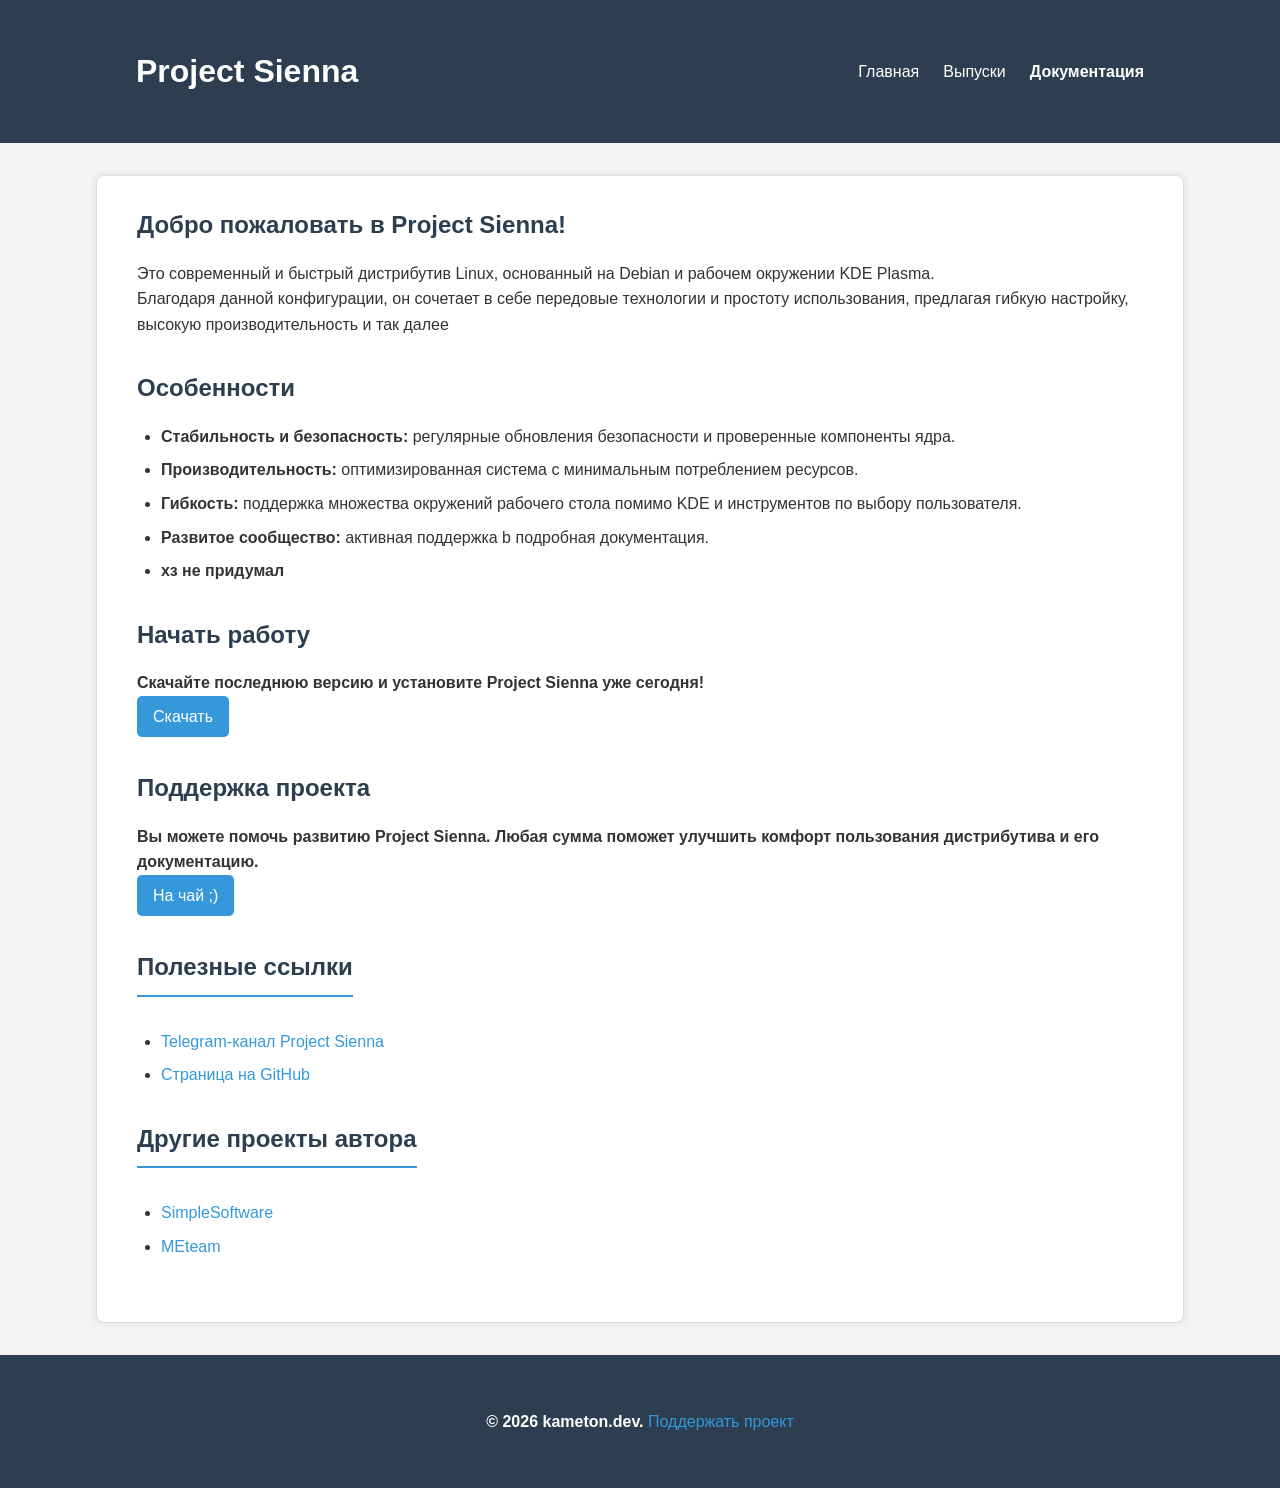
<file: index.html>
<!DOCTYPE html>
<html lang="ru">
<head>
    <meta charset="UTF-8">
    <meta name="viewport" content="width=device-width, initial-scale=1.0">
    <title>Project Sienna — Главная</title>
    <link rel="stylesheet" href="css/style.css">
    <link rel="icon" href="images/sienna-logo.png" type="image/png">
</head>
<body>
    <header>
        <div class="container">
            <div class="logo">
                
                <h1>Project Sienna</h1>
            </div>
            <nav>
                <ul>
                    <li><a href="index.html">Главная</a></li>
                    <li><a href="releases.html">Выпуски</a></li>
                    <li><a href="docs.html">Документация</a></li>
                </ul>
            </nav>
        </div>
    </header>

    <main class="container">
        <section class="hero">
            <h2>Добро пожаловать в Project Sienna!</h2>
            <p>Это современный и быстрый дистрибутив Linux, основанный на Debian и рабочем окружении KDE Plasma.</p>
            <p>Благодаря данной конфигурации, он сочетает в себе передовые технологии и простоту использования, предлагая гибкую настройку, высокую производительность и так далее</p>
        </section>

        <section class="features">
            <h2>Особенности</h2>
            <ul>
                <li><strong>Стабильность и безопасность:</strong> регулярные обновления безопасности и проверенные компоненты ядра.</li>
                <li><strong>Производительность:</strong> оптимизированная система с минимальным потреблением ресурсов.</li>
                <li><strong>Гибкость:</strong> поддержка множества окружений рабочего стола помимо KDE и инструментов по выбору пользователя.</li>
                <li><strong>Развитое сообщество:</strong> активная поддержка b подробная документация.</li>
                <li><strong>хз не придумал</li>
            </ul>
        </section>

        <section class="get-started">
            <h2>Начать работу</h2>
            <p>Скачайте последнюю версию и установите Project Sienna уже сегодня!</p>
            <a href="releases.html" class="btn">Скачать</a>
        </section>

        <section class="get-started">
            <h2>Поддержка проекта</h2>
            <p>Вы можете помочь развитию Project Sienna. Любая сумма поможет улучшить комфорт пользования дистрибутива и его документацию.</p>
            <a href="https://pay.cloudtips.ru/p/17bc3e52" class="btn">На чай ;)</a>
        </section>

        

        <section class="links">
            <h2>Полезные ссылки</h2>
            <ul>
                <li><a href="https://t.me/PjSienna" target="_blank">Telegram-канал Project Sienna</a></li>
                <li><a href="https://github.com/kameton-dev/ProjectSienna" target="_blank">Страница на GitHub</a></li>
            </ul>
        </section>

        <section class="projects">
            <h2>Другие проекты автора</h2>
            <ul>
                <li><a href="https://t.me/SimpSoft" target="_blank">SimpleSoftware</a></li>
                <li><a href="https://t.me/MeTeamOff" target="_blank">MEteam</a></li>
            </ul>
        </section>
    </main>

    </main>

    <footer>
        <div class="container">
            <p>&copy; 2026 kameton.dev. <a href="https://pay.cloudtips.ru/p/17bc3e52" target="_blank">Поддержать проект</a></p>
        </div>
    </footer>
</body>
</html>
</file>
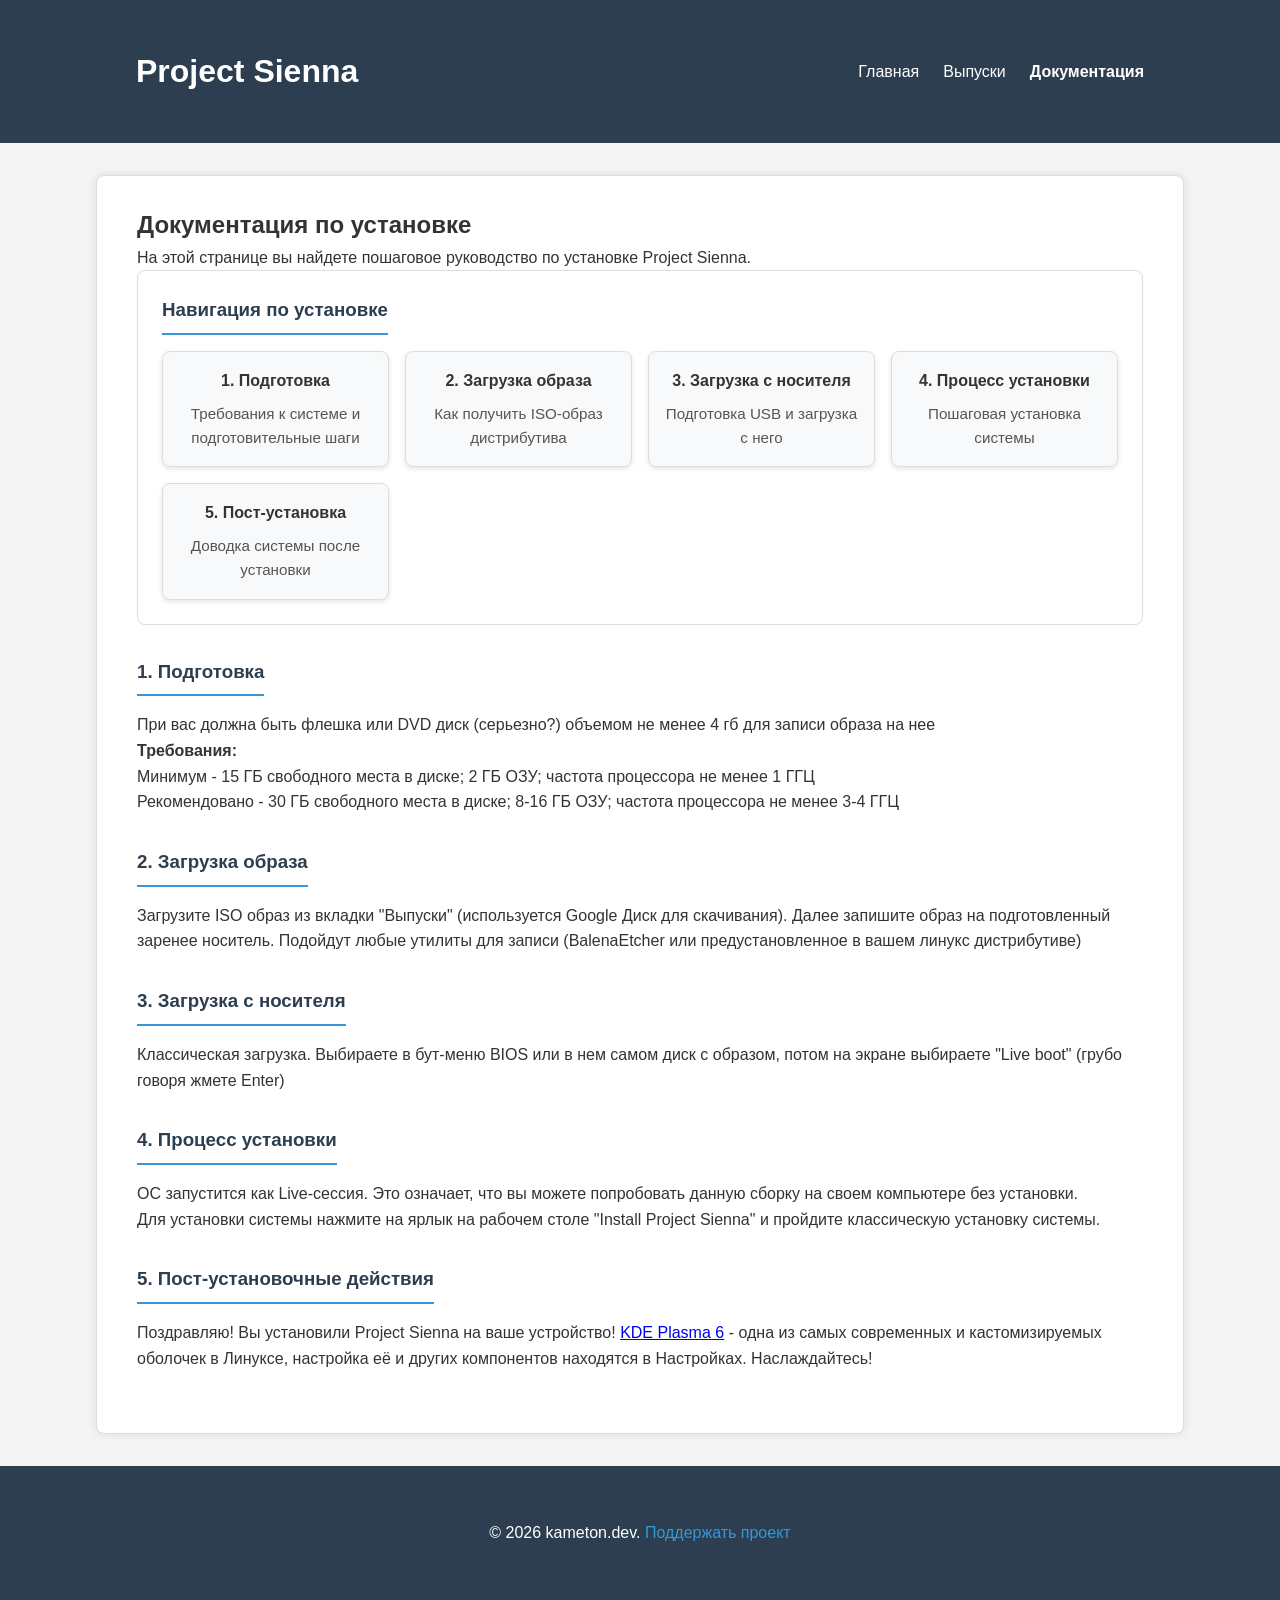
<file: docs.html>
<!DOCTYPE html>
<html lang="ru">
<head>
    <meta charset="UTF-8">
    <meta name="viewport" content="width=device-width, initial-scale=1.0">
    <title>Документация по установке — Project Sienna</title>
    <link rel="stylesheet" href="css/style.css">
    <link rel="icon" href="images/sienna-logo.png" type="image/png">
</head>
<body>
    <header>
        <div class="container">
            <h1>Project Sienna</h1>
            <nav>
                <ul>
                    <li><a href="index.html">Главная</a></li>
                    <li><a href="releases.html">Выпуски</a></li>
                    <li><a href="docs.html">Документация</a></li>
                </ul>
            </nav>
        </div>
    </header>

    <main class="container">
        <h2>Документация по установке</h2>
        <p>На этой странице вы найдете пошаговое руководство по установке Project Sienna.</p>

        <section class="dashboard">
            <h3>Навигация по установке</h3>
            <div class="dashboard-grid">
                <a href="#prerequisites" class="dashboard-card">
                    <h4>1. Подготовка</h4>
                    <p>Требования к системе и подготовительные шаги</p>
                </a>
                <a href="#download" class="dashboard-card">
                    <h4>2. Загрузка образа</h4>
                    <p>Как получить ISO-образ дистрибутива</p>
                </a>
                <a href="#boot" class="dashboard-card">
                    <h4>3. Загрузка с носителя</h4>
                    <p>Подготовка USB и загрузка с него</p>
                </a>
                <a href="#install" class="dashboard-card">
                    <h4>4. Процесс установки</h4>
                    <p>Пошаговая установка системы</p>
                </a>
                <a href="#post-install" class="dashboard-card">
                    <h4>5. Пост-установка</h4>
                    <p>Доводка системы после установки</p>
                </a>
            </div>
        </section>

        <section id="prerequisites">
            <h3>1. Подготовка</h3>
            <p>При вас должна быть флешка или DVD диск (серьезно?) объемом не менее 4 гб для записи образа на нее</p>
            <p><strong>Требования:</strong></p>
            <p>Минимум - 15 ГБ свободного места в диске;  2 ГБ ОЗУ; частота процессора не менее 1 ГГЦ</p>
            <p>Рекомендовано - 30 ГБ свободного места в диске;  8-16 ГБ ОЗУ; частота процессора не менее 3-4 ГГЦ</p>
            
        </section>

        <section id="download">
            <h3>2. Загрузка образа</h3>
            <p>Загрузите ISO образ из вкладки "Выпуски" (используется Google Диск для скачивания). Далее запишите образ на подготовленный заренее носитель. Подойдут любые утилиты для записи (BalenaEtcher или предустановленное в вашем линукс дистрибутиве)</p>
        </section>

        <section id="boot">
            <h3>3. Загрузка с носителя</h3>
            <p>Классическая загрузка. Выбираете в бут-меню BIOS или в нем самом диск с образом, потом на экране выбираете "Live boot" (грубо говоря жмете Enter)</p>
        </section>

        <section id="install">
            <h3>4. Процесс установки</h3>
            <p>ОС запустится как Live-сессия. Это означает, что вы можете попробовать данную сборку на своем компьютере без установки.</p>
            <p>Для установки системы нажмите на ярлык на рабочем столе "Install Project Sienna" и пройдите классическую установку системы.</p>
        </section>

        <section id="post-install">
            <h3>5. Пост-установочные действия</h3>
            <p>Поздравляю! Вы установили Project Sienna на ваше устройство! <a href="https://pay.cloudtips.ru/p/17bc3e52" target="_blank">KDE Plasma 6</a> - одна из самых современных и кастомизируемых оболочек в Линуксе, настройка её и других компонентов находятся в Настройках. Наслаждайтесь!</p>
        </section>
    </main>

    <footer>
        <div class="container">
            <p>&copy; 2026 kameton.dev. <a href="https://pay.cloudtips.ru/p/17bc3e52" target="_blank">Поддержать проект</a></p>
        </div>
    </footer>
</body>
</html>
</file>
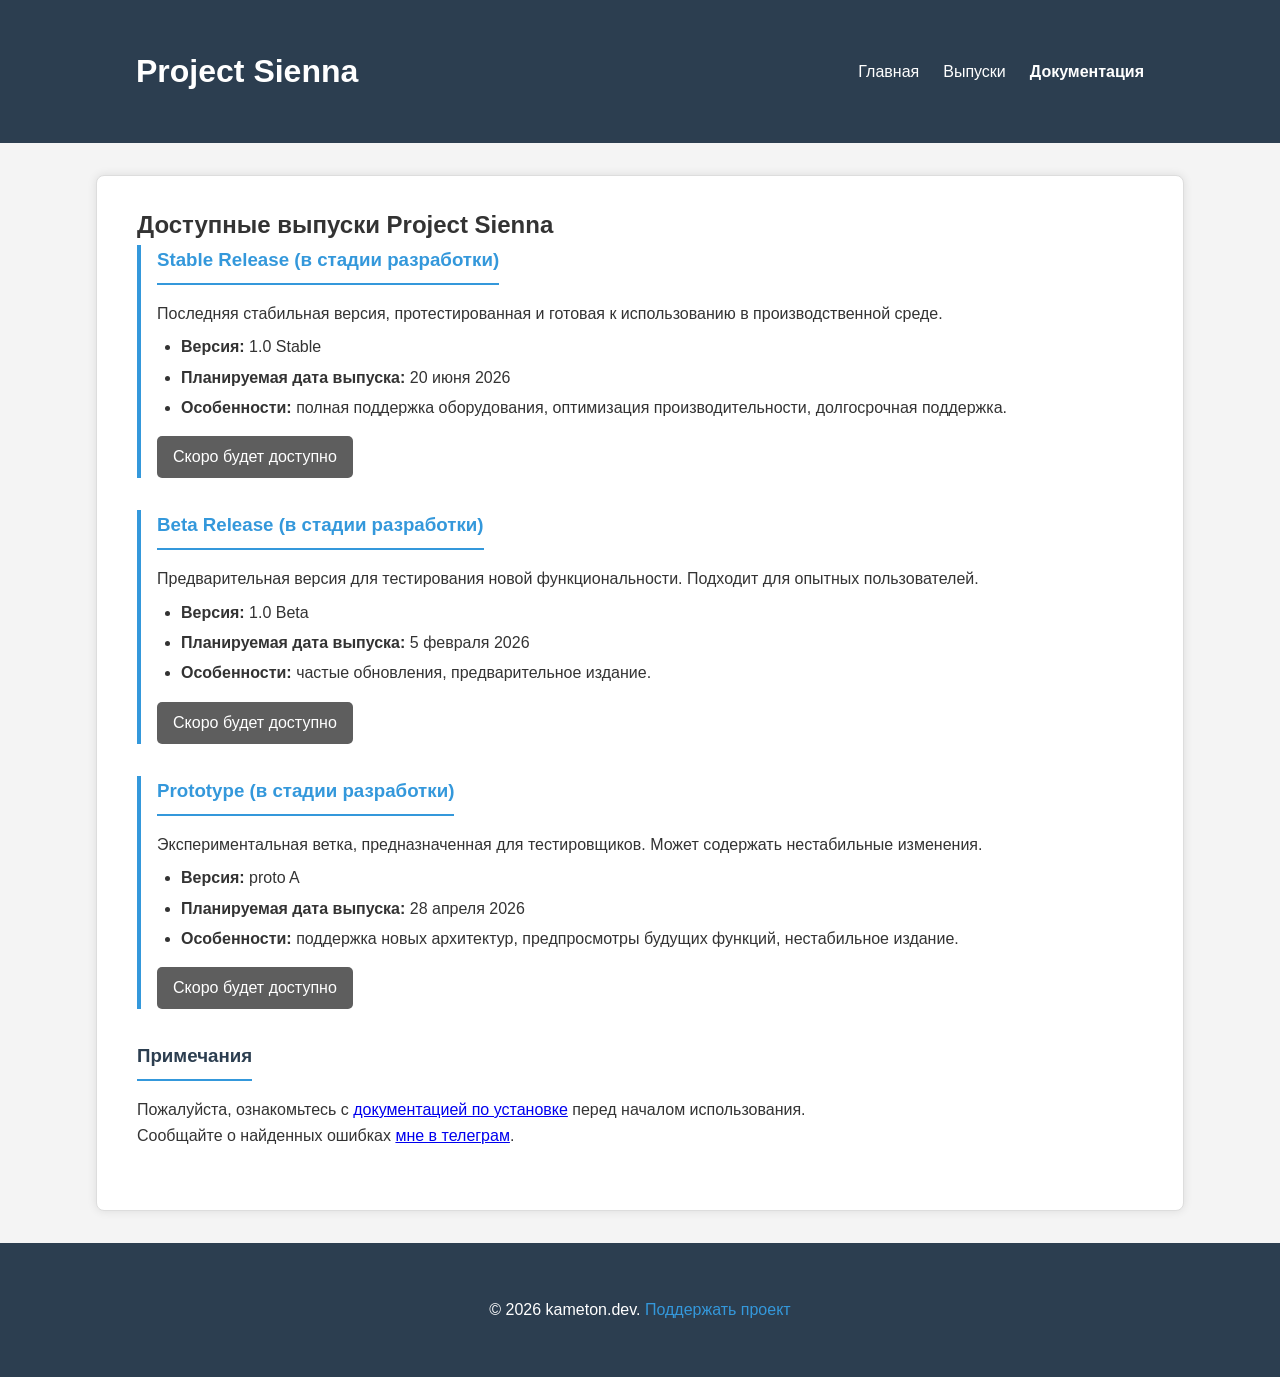
<file: releases.html>
<!DOCTYPE html>
<html lang="ru">
<head>
    <meta charset="UTF-8">
    <meta name="viewport" content="width=device-width, initial-scale=1.0">
    <title>Выпуски — Project Sienna</title>
    <link rel="stylesheet" href="css/style.css">
    <link rel="icon" href="images/sienna-logo.png" type="image/png">
</head>
<body>
    <header>
        <div class="container">
            <h1>Project Sienna</h1>
            <nav>
                <ul>
                    <li><a href="index.html">Главная</a></li>
                    <li><a href="releases.html">Выпуски</a></li>
                    <li><a href="docs.html">Документация</a></li>
                </ul>
            </nav>
        </div>
    </header>

    <main class="container">
        <h2>Доступные выпуски Project Sienna</h2>

        <section class="release">
            <h3>Stable Release (в стадии разработки)</h3>
            <p>Последняя стабильная версия, протестированная и готовая к использованию в производственной среде.</p>
            <ul>
                <li><strong>Версия:</strong> 1.0 Stable</li>
                <li><strong>Планируемая дата выпуска:</strong> 20 июня 2026</li>
                <li><strong>Особенности:</strong> полная поддержка оборудования, оптимизация производительности, долгосрочная поддержка.</li>
            </ul>
            <a href="#" class="btn disabled">Скоро будет доступно</a>
        </section>

        <section class="release">
            <h3>Beta Release (в стадии разработки)</h3>
            <p>Предварительная версия для тестирования новой функциональности. Подходит для опытных пользователей.</p>
            <ul>
                <li><strong>Версия:</strong> 1.0 Beta</li>
                <li><strong>Планируемая дата выпуска:</strong> 5 февраля 2026</li>
                <li><strong>Особенности:</strong> частые обновления, предварительное издание.</li>
            </ul>
            <a href="#" class="btn disabled">Скоро будет доступно</a>
        </section>

        <section class="release">
            <h3>Prototype (в стадии разработки)</h3>
            <p>Экспериментальная ветка, предназначенная для тестировщиков. Может содержать нестабильные изменения.</p>
            <ul>
                <li><strong>Версия:</strong> proto A</li>
                <li><strong>Планируемая дата выпуска:</strong> 28 апреля 2026</li>
                <li><strong>Особенности:</strong> поддержка новых архитектур, предпросмотры будущих функций, нестабильное издание.</li>
            </ul>
            <a href="#" class="btn disabled">Скоро будет доступно</a>
        </section>

        <section class="notes">
            <h3>Примечания</h3>
            <p>Пожалуйста, ознакомьтесь с <a href="docs.html">документацией по установке</a> перед началом использования.</p>
            <p>Сообщайте о найденных ошибках <a href="https://t.me/morat_krutoi">мне в телеграм</a>.</p>
        </section>
    </main>

    <footer>
        <div class="container">
            <p>&copy; 2026 kameton.dev. <a href="https://pay.cloudtips.ru/p/17bc3e52" target="_blank">Поддержать проект</a></p>
        </div>
    </footer>
</body>
</html>
</file>
<file: css/style.css>
/* Документация и дашборд */
.dashboard {
    background-color: var(--container-bg);
    padding: 1.5rem;
    border-radius: 8px;
    border: 1px solid var(--border-color);
    margin-bottom: 2rem;
}

.dashboard h3 {
    color: var(--primary-color);
    margin-bottom: 1rem;
    text-align: center;
}

.dashboard-grid {
    display: grid;
    grid-template-columns: repeat(auto-fit, minmax(220px, 1fr));
    gap: 1rem;
}

.dashboard-card {
    background-color: #f8f9fa;
    border: 1px solid var(--border-color);
    border-radius: 8px;
    padding: 1rem;
    text-align: center;
    text-decoration: none;
    color: var(--text-color);
    transition: all 0.3s ease;
    box-shadow: 0 2px 5px rgba(0,0,0,0.1);
}

.dashboard-card:hover {
    background-color: var(--secondary-color);
    color: #fff;
    transform: translateY(-2px);
    box-shadow: 0 4px 8px rgba(0,0,0,0.15);
}

.dashboard-card h4 {
    margin-bottom: 0.5rem;
    color: inherit;
}

.dashboard-card p {
    font-size: 0.95rem;
    color: #555;
}

.dashboard-card:hover p {
    color: #cce5ff;
}

/* Улучшенное форматирование секций */
main section {
    margin-bottom: 2rem;
}

main h3 {
    color: var(--primary-color);
    margin-bottom: 1rem;
    border-bottom: 2px solid var(--secondary-color);
    padding-bottom: 0.5rem;
    display: inline-block;
}

/* Подсветка активного пункта навигации */
nav ul li a[href="docs.html"] {
    font-weight: bold;
}

/* Адаптивность дашборда */
@media (max-width: 768px) {
    .dashboard-grid {
        grid-template-columns: 1fr;
    }
}

@media (max-width: 480px) {
    .dashboard {
        padding: 1rem;
    }

    .dashboard-card {
        padding: 0.75rem;
    }

    .dashboard-card h4 {
        font-size: 1.1rem;
    }
}

/* Общие стили */
:root {
    --primary-color: #2c3e50;
    --secondary-color: #3498db;
    --accent-color: #e74c3c;
    --text-color: #333;
    --bg-color: #f4f4f4;
    --container-bg: #fff;
    --border-color: #ddd;
}

* {
    margin: 0;
    padding: 0;
    box-sizing: border-box;
}

body {
    font-family: 'Segoe UI', Tahoma, Geneva, Verdana, sans-serif;
    line-height: 1.6;
    color: var(--text-color);
    background-color: var(--bg-color);
}

.container {
    width: 85%;
    max-width: 1300px;
    margin: 0 auto;
    padding: 30px 40px;
    background-color: var(--container-bg);
    border: 1px solid var(--border-color);
    border-radius: 8px;
    box-shadow: 0 0 10px rgba(0,0,0,0.1);
}

/* Шапка */
header {
    background-color: var(--primary-color);
    color: #fff;
    padding: 1rem 0;
    margin-bottom: 2rem;
}

header .container {
    display: flex;
    justify-content: space-between;
    align-items: center;
    background-color: transparent;
    border: none;
    box-shadow: none;
}

header h1 {
    font-size: 2rem;
}

nav ul {
    list-style: none;
    display: flex;
}

nav ul li {
    margin-left: 1.5rem;
}

nav ul li a {
    color: #fff;
    text-decoration: none;
    font-weight: 500;
    transition: color 0.3s ease;
}

nav ul li a:hover {
    color: var(--secondary-color);
}

/* Основное содержимое */
main {
    padding: 2rem 0;
}

.hero, .features, .get-started, .release, .notes {
    margin-bottom: 2rem;
}

.hero h2, .features h2, .get-started h2, .release h3, .notes h3 {
    color: var(--primary-color);
    margin-bottom: 1rem;
}

.features ul {
    margin-left: 1.5rem;
}

.features li {
    margin-bottom: 0.5rem;
}

/* Кнопки */
.btn {
    display: inline-block;
    background-color: var(--secondary-color);
    color: #fff;
    padding: 0.5rem 1rem;
    text-decoration: none;
    border-radius: 5px;
    font-weight: 500;
    transition: background-color 0.3s ease;
}

.btn:hover {
    background-color: #2980b9;
}

.btn.disabled {
    background-color: #5e5e5e;
    cursor: not-allowed;
}

/* Секции выпусков */
.release {
    border-left: 4px solid var(--secondary-color);
    padding-left: 1rem;
}

.release h3 {
    color: var(--secondary-color);
}

.release ul {
    margin: 0.5rem 0 1rem 1.5rem;
}

.release li {
    margin-bottom: 0.3rem;
}

/* Секция полезных ссылок и проектов */
.links,
.projects {
    margin-bottom: 2rem;
}

.links h2,
.projects h2 {
    color: var(--primary-color);
    margin-bottom: 1rem;
    border-bottom: 2px solid var(--secondary-color);
    padding-bottom: 0.5rem;
    display: inline-block;
}

.links ul,
.projects ul {
    margin-left: 1.5rem;
    margin-top: 1rem;
    margin-bottom: 0;
}

.links li,
.projects li {
    margin-bottom: 0.5rem;
}

.links a,
.projects a,
footer a {
    color: var(--secondary-color);
    text-decoration: none;
    font-weight: 500;
    transition: color 0.3s ease;
}

.links a:hover,
.projects a:hover,
footer a:hover {
    color: var(--accent-color);
    text-decoration: underline;
}

/* Подвал */
footer {
    background-color: var(--primary-color);
    color: #fff;
    text-align: center;
    padding: 1.5rem 0;
    margin-top: 2rem;
}

footer .container {
    background-color: transparent;
    border: none;
    box-shadow: none;
}

/* Адаптивность */
@media (max-width: 768px) {
    header .container {
        flex-direction: column;
        text-align: center;
    }

    nav ul {
        margin-top: 1rem;
    }

    nav ul li {
        margin: 0 0.5rem;
    }

    .hero h2 {
        font-size: 1.75rem;
    }

    .container {
        background-color: transparent;
        border: none;
        box-shadow: none;
        width: 95%;
        padding: 20px;
    }
}

@media (max-width: 480px) {
    .container {
        background-color: transparent;
        border: none;
        box-shadow: none;
        width: 95%;
        padding: 20px;
    }

    header h1 {
        font-size: 1.75rem;
    }

    nav ul li {
        margin: 0 0.25rem;
    }

    .btn {
        padding: 0.5rem 1rem;
        font-size: 0.9rem;
    }
}
</file>
